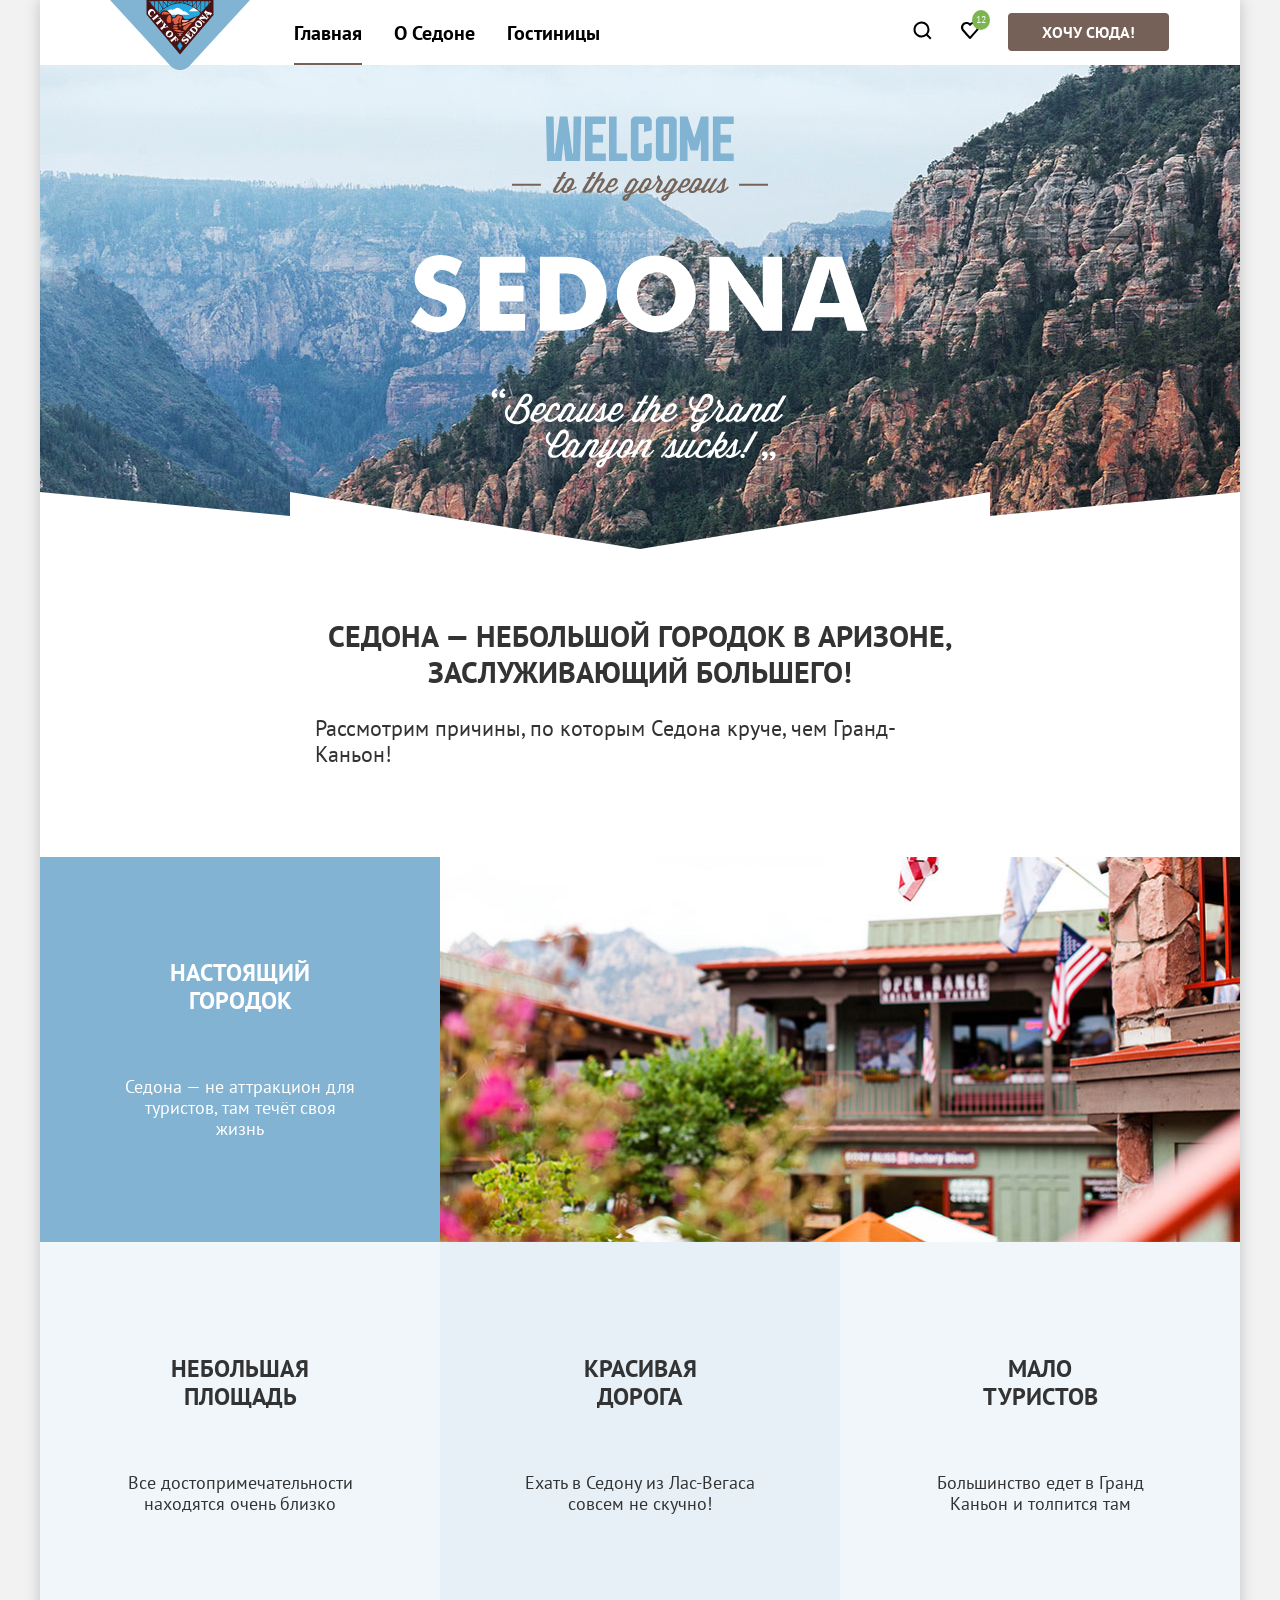
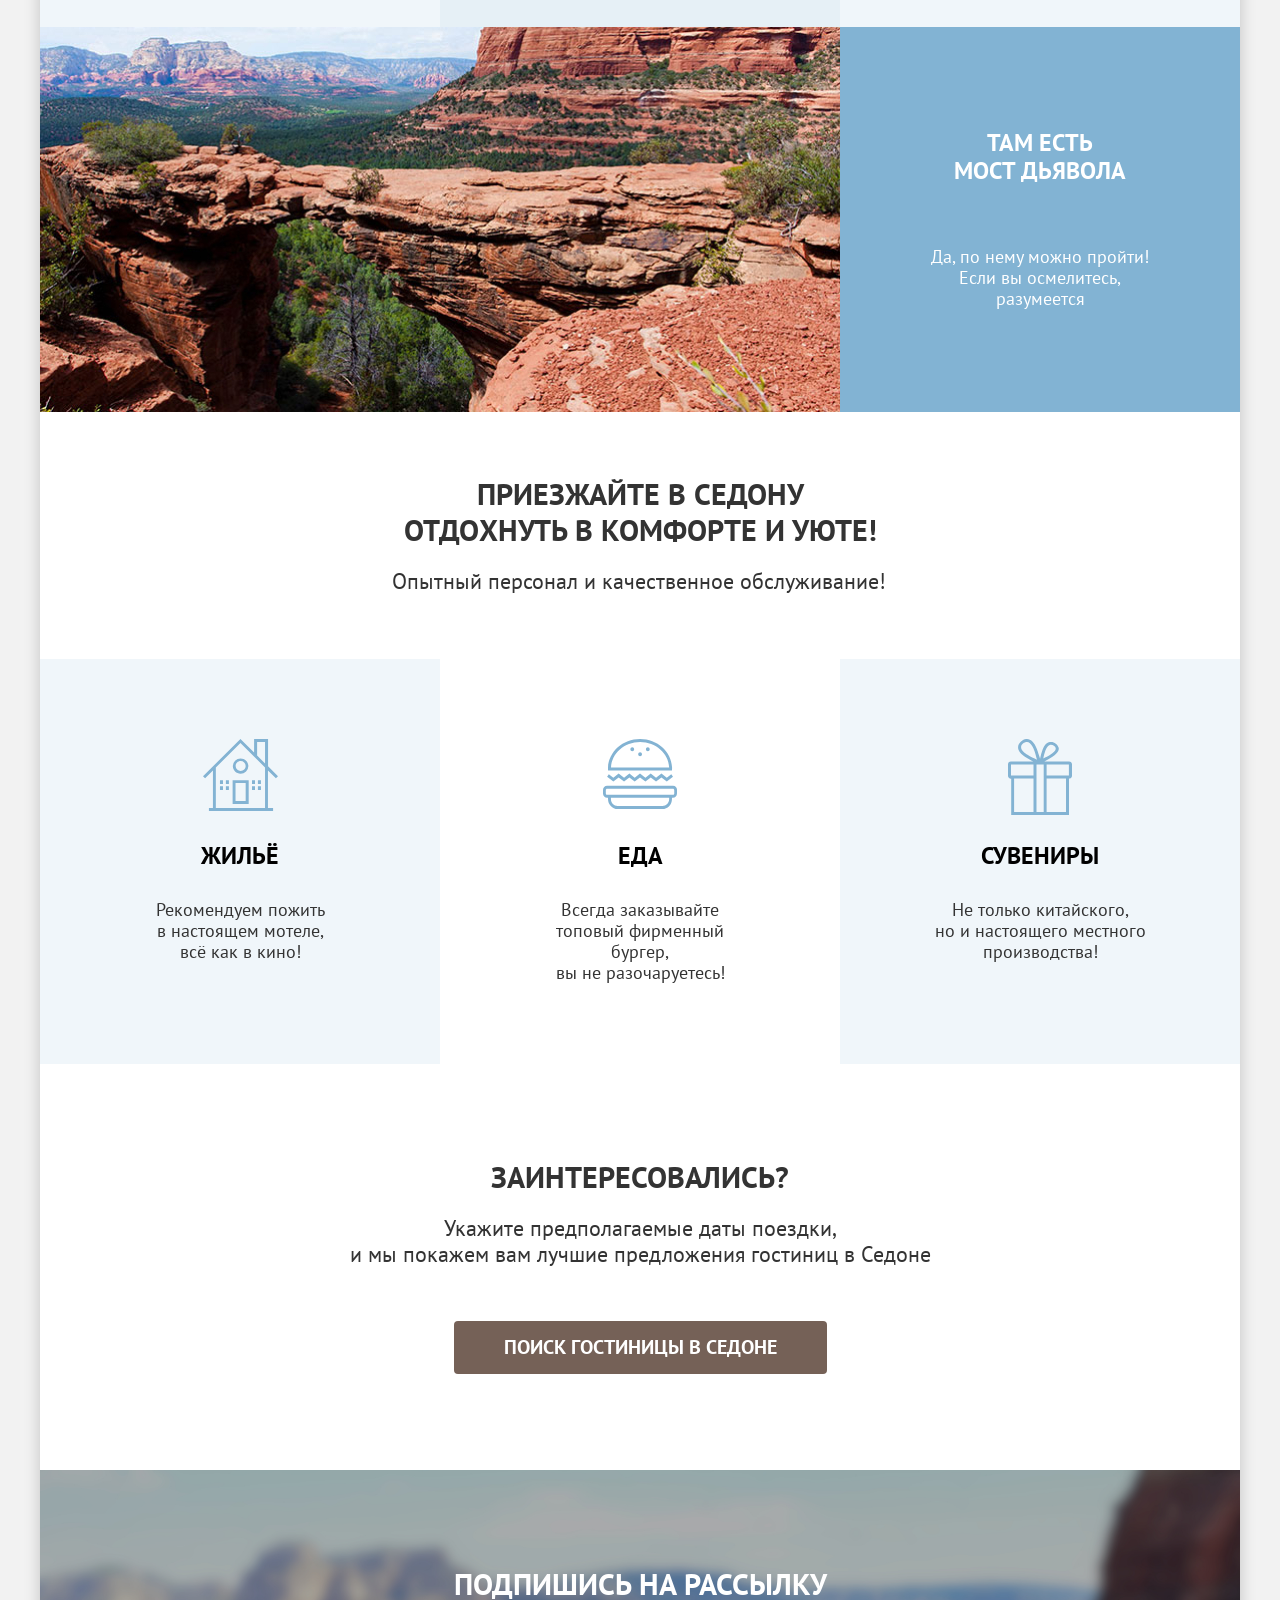
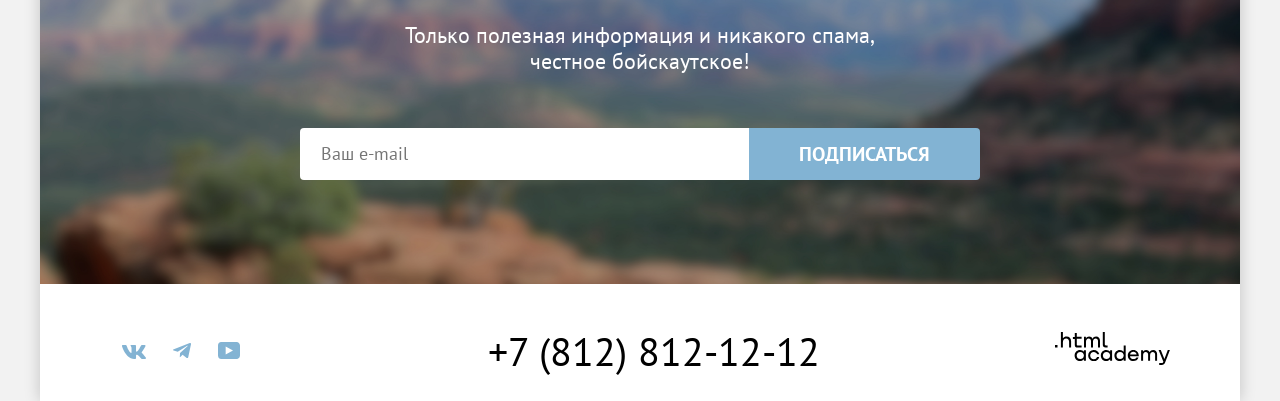
<file: index.html>
<!DOCTYPE html>
<html lang="ru">
  <head>
    <meta charset="utf-8">
    <title>HTML Academy: Седона</title>
    <link rel="stylesheet" href="styles/style.css">
  </head>
  <body>
    <div class="container">
    <header class="header" data-test="header">
      <a href="index.html" class="logo-link">
        <img class="logo-img" src="images/logo.svg" alt="Логотип Седона" width="140" height="70">
      </a>
      <nav class="navigation">
        <ul class="navigation-list navigation-list-left list-reset">
          <li class="navigation-item">
            <a href="index.html" class="navigation-link navigation-current">Главная</a>
          </li>
          <li class="navigation-item">
            <a href="#" class="navigation-link">О Седоне</a>
          </li>
          <li class="navigation-item">
            <a href="catalog.html" class="navigation-link">Гостиницы</a>
          </li>
        </ul>

        <ul class="navigation-list navigation-list-right list-reset">
          <li class="navigation-item">
            <a href="#" class="navigation-search">
              <span class="visually-hidden">Поиск</span>
              <svg xmlns="http://www.w3.org/2000/svg" width="20" height="20" fill="none" viewBox="0 0 20 20">
                <path fill="#000" d="m19.5 18-3.7-3.67c1-1.3 1.7-2.98 1.7-4.87a8 8 0 0 0-8-7.96c-4.4 0-8 3.68-8 8.06a8 8 0 0 0 12.9 6.26l3.7 3.68zm-10-2.48a6 6 0 0 1-6-5.96 6 6 0 0 1 12 0 6 6 0 0 1-6 5.96"/>
              </svg>
            </a>
          </li>
          <li class="navigation-item">
            <a href="#" class="navigation-favorites">
              <span class="visually-hidden">Избранное</span>
              <span class="count">12</span>
              <svg xmlns="http://www.w3.org/2000/svg" width="20" height="20" fill="none" viewBox="0 0 20 20">
                <path fill="#000" d="M9.9 19a.9.9 0 0 1-.8-.4c-5.4-6.1-6.7-7.5-7-7.9A5.4 5.4 0 0 1 6.5 2C7.8 2 9 2.5 10 3.3a5.46 5.46 0 0 1 9 4.1c0 1.3-.5 2.5-1.3 3.4l-7 7.9c-.2.2-.4.3-.8.3m-6-9.5c.3.4 3.5 4 6.1 6.9l6.2-7c.5-.5.7-1.2.7-2 0-1.8-1.5-3.3-3.3-3.3-1 0-2 .5-2.7 1.3-.3.3-.6.4-.9.4s-.6-.2-.8-.4c-.7-.8-1.7-1.3-2.7-1.3-1.8 0-3.3 1.5-3.3 3.3-.1.9.3 1.6.7 2.1q-.15 0 0 0"/>
              </svg>
            </a>
          </li>
          <li class="navigation-item">
            <a href="#" class="navigation-button button">Хочу сюда!</a>
          </li>
        </ul>
      </nav>
    </header>
    <main class="main-container" data-test="main">
      <section class="section-hero" data-test="hero">
        <h1 class="visually-hidden title-reset">Седона</h1>
        <img class="hero-img" src="images/welcome.svg" alt="Седона" width="458" height="352">
      </section>
      <section class="section-advantages" data-test="advantages">
        <div class="advantages-container">
          <h2 class="advantages-title title title-reset">Седона — небольшой городок в Аризоне, заслуживающий большего!</h2>
          <p class="advantages-text text-reset">Рассмотрим причины, по которым Седона круче, чем Гранд-Каньон!</p>
        </div>
        <ul class="advantages-list list-reset">
          <li class="advantages-item advantages-item-img">
            <div class="advantages-item-container">
            <h3 class="advantages-list-title title-reset">Настоящий городок</h3>
            <p class="advantages-list-text text-reset">Седона — не аттракцион для туристов, там течёт своя жизнь</p>
            </div>
            <img class="advantages-list-img" src="images/advantages-1.jpg" alt="Улицы Седоны" width="800" height="385">
          </li>
          <li class="advantages-item advantages-item-center">
            <h3 class="advantages-list-title title-reset">Небольшая площадь</h3>
            <p class="advantages-list-text text-reset">Все достопримечательности находятся очень близко</p>
          </li>
          <li class="advantages-item advantages-item-center">
            <h3 class="advantages-list-title title-reset">Красивая дорога</h3>
            <p class="advantages-list-text text-reset">Ехать в Седону из Лас-Вегаса совсем не скучно!</p>
          </li>
          <li class="advantages-item advantages-item-center">
            <h3 class="advantages-list-title title-reset">Мало туристов</h3>
            <p class="advantages-list-text text-reset">Большинство едет в Гранд Каньон и толпится там</p>
          </li>
          <li class="advantages-item advantages-item-img">
            <img class="advantages-list-img" src="images/advantages-2.jpg" alt="Мост Дьявола в Седоне" width="800" height="385">
            <div class="advantages-item-container">
            <h3 class="advantages-list-title title-reset">Там есть<br>мост Дьявола</h3>
            <p class="advantages-list-text text-reset">Да, по нему можно пройти! Если вы осмелитесь, разумеется</p>
            </div>
          </li>
        </ul>
      </section>
      <section class="section-about" data-test="search">
        <div class="about-container">
        <h2 class="section-about-title title title-reset">Приезжайте в Седону отдохнуть в комфорте и уюте!</h2>
        <p class="section-about-text text-reset">Опытный персонал и качественное обслуживание!</p>
        </div>
        <ul class="about-list list-reset">
          <li class="about-item about-item-house">
            <h3 class="about-title title-reset">Жильё</h3>
            <p class="about-text text-reset">Рекомендуем пожить<br> в настоящем мотеле,<br> всё как в кино!</p>
          </li>
          <li class="about-item about-item-burger">
            <h3 class="about-title title-reset">Еда</h3>
            <p class="about-text text-reset">Всегда заказывайте<br> топовый фирменный бургер,<br> вы не разочаруетесь!</p>
          </li>
          <li class="about-item about-item-gift">
            <h3 class="about-title title-reset">Сувениры</h3>
            <p class="about-text text-reset">Не только китайского,<br> но и настоящего местного<br> производства!</p>
          </li>
        </ul>
      </section>
      <section class="section-booking" data-test="subscribe">
        <h2 class="booking-title title title-reset">Заинтересовались?</h2>
        <p class="booking-text text-reset">Укажите предполагаемые даты поездки,<br> и мы покажем вам лучшие предложения гостиниц в Седоне</p>
        <button class="booking-button button" type="button">Поиск гостиницы в Седоне</button>
      </section>
      <section class="subscription">
        <div class="subscription-container">
        <h2 class="subscription-title title title-reset">Подпишись на рассылку</h2>
        <p class="subscription-text text-reset">Только полезная информация и никакого спама, честное бойскаутское!</p>
        <form action="https://echo.htmlacademy.ru/" class="subscription-form" method="post">
          <label for="subscription-email" class="visually-hidden">Введите E-mail</label>
          <input class="subscription-form-input" id="subscription-email" name="subscription-email" type="email" required placeholder="Ваш e-mail">
          <button class="subscription-form-button" type="submit">Подписаться</button>
        </form>
        </div>
      </section>
    </main>
    <footer class="footer" data-test="footer">
      <ul class="social-list list-reset">
        <li class="social-item">
          <a href="https://vk.com/htmlacademy" class="social-link">
            <span class="visually-hidden">Вконтакте</span>
            <svg xmlns="http://www.w3.org/2000/svg" width="24" height="14" fill="none" viewBox="0 0 24 14">
              <path fill="#83b3d3" fill-rule="evenodd" d="M23.45.95c.17-.55 0-.95-.8-.95h-2.62c-.67 0-.98.35-1.14.73 0 0-1.34 3.2-3.23 5.27-.61.6-.89.8-1.22.8-.17 0-.42-.2-.42-.74V.95c0-.66-.18-.95-.74-.95H9.15c-.42 0-.67.3-.67.6 0 .61.95.76 1.05 2.5v3.8c0 .84-.16.99-.5.99-.88 0-3.05-3.21-4.33-6.89-.25-.71-.5-1-1.17-1H.9C.15 0 0 .35 0 .73c0 .68.89 4.07 4.14 8.55C6.32 12.34 9.38 14 12.16 14c1.67 0 1.88-.37 1.88-1v-2.32c0-.73.16-.88.69-.88.38 0 1.05.2 2.61 1.67C19.11 13.22 19.4 14 20.41 14h2.62c.75 0 1.13-.37.91-1.1-.24-.72-1.09-1.77-2.21-3.02-.62-.7-1.53-1.47-1.81-1.86-.4-.49-.28-.7 0-1.14 0 0 3.2-4.43 3.53-5.93" clip-rule="evenodd"/>
            </svg>
          </a>
        </li>
        <li class="social-item">
          <a href="https://t.me/htmlacademy" class="social-link">
            <span class="visually-hidden">Телеграм</span>
            <svg xmlns="http://www.w3.org/2000/svg" width="18" height="16" fill="none" viewBox="0 0 18 16">
              <path fill="#83b3d3" d="M16.79.1.84 6.25c-1.09.43-1.08 1.04-.2 1.31l4.1 1.28 9.47-5.98c.44-.27.85-.12.52.18L7.05 9.96l-.28 4.22c.41 0 .6-.19.83-.41l1.99-1.93 4.13 3.05c.77.42 1.31.2 1.5-.7l2.72-12.8c.28-1.12-.43-1.62-1.16-1.3"/>
            </svg>
          </a>
        </li>
        <li class="social-item">
          <a href="https://www.youtube.com/user/htmlacademyru" class="social-link">
            <span class="visually-hidden">Youtube</span>
            <svg xmlns="http://www.w3.org/2000/svg" width="22" height="17" fill="none" viewBox="0 0 22 17">
              <path fill="#83b3d3" d="M18.6 0H3.18C1.31 0 0 1.6 0 3.4v10.1C0 15.4 1.31 17 3.17 17h15.66c1.64 0 3.17-1.6 3.17-3.4V3.4C21.78 1.6 20.47 0 18.6 0M7.67 12.54V4.46L15 8.5z"/>
            </svg>
          </a>
        </li>
      </ul>
      <a href="tel:+78128121212" class="contact-phone">+7 (812) 812-12-12</a>
      <a href="#" class="logo-htmlacademy">
        <span class="visually-hidden">Логотип HTML Academy</span>
        <svg xmlns="http://www.w3.org/2000/svg" width="115" height="33" fill="none" viewBox="0 0 115 33">
          <path fill="#000" d="M0 12.9v2.6h2.5v-2.6zM11.6 4.5c-1.6 0-2.8.7-3.6 1.7h-.1V0h-2v15.5h2v-5.3c0-2.1 1.3-3.6 3.3-3.6 1.8 0 2.9 1.4 2.9 3.2v5.7h2V9.4c.1-3-1.8-4.9-4.5-4.9M26.6 4.8h-4.8V1.1h-2v3.8h-1.9v2h1.9v6c0 1.7 1 2.7 2.7 2.7h4.1v-2h-3.7c-.7 0-1.1-.4-1.1-1.1V6.8h4.8zM41.1 4.6c-1.6 0-2.9.8-3.5 2.1h-.1c-.6-1.2-1.8-2.1-3.4-2.1-1.4 0-2.5.8-3.1 1.8h-.1V4.8H29v10.6h2V10c0-2 1-3.5 2.6-3.5 1.5 0 2.4 1 2.4 2.6v6.3h2V9.8c0-2.4 1.4-3.3 2.6-3.3 1.5 0 2.4 1 2.4 2.6v6.3h2V8.9c.1-2.5-1.4-4.3-3.9-4.3M47.8 12.7c0 1.7 1 2.7 2.8 2.7h2v-2h-1.7c-.7 0-1.1-.4-1.1-1.1V0h-2zM28.9 19.7c-.9-1.1-2.2-1.8-3.9-1.8-3.1 0-5.4 2.3-5.4 5.6s2.3 5.6 5.4 5.6c1.8 0 3-.8 3.8-1.9h.1v1.6h2V18.2h-2zm-3.6 7.4c-2.2 0-3.6-1.6-3.6-3.6s1.4-3.6 3.6-3.6 3.6 1.6 3.6 3.6c0 1.9-1.4 3.6-3.6 3.6M44.2 22c-.5-2.4-2.6-4.1-5.4-4.1a5.4 5.4 0 0 0-5.6 5.6c0 3.1 2.2 5.6 5.6 5.6 2.8 0 4.9-1.8 5.4-4.2h-2.1a3.4 3.4 0 0 1-3.3 2.3c-2.2 0-3.6-1.6-3.6-3.6s1.4-3.6 3.6-3.6c1.6 0 2.8 1 3.3 2.2h2.1zM55.1 19.7c-.9-1.1-2.2-1.8-3.9-1.8-3.1 0-5.4 2.3-5.4 5.6s2.3 5.6 5.4 5.6c1.8 0 3-.8 3.8-1.9h.1v1.6h2V18.2h-2zm-3.6 7.4c-2.2 0-3.6-1.6-3.6-3.6s1.4-3.6 3.6-3.6 3.6 1.6 3.6 3.6c0 1.9-1.5 3.6-3.6 3.6M68.7 19.8c-.9-1.1-2.2-1.9-3.9-1.9-3.1 0-5.4 2.3-5.4 5.6s2.2 5.6 5.4 5.6c1.7 0 3-.8 3.8-1.8h.1v1.5h2V13.4h-2zm-3.6 7.3c-2.2 0-3.6-1.6-3.6-3.6s1.4-3.6 3.6-3.6 3.6 1.6 3.6 3.6c-.1 2-1.5 3.6-3.6 3.6M78.3 17.9c-3.3 0-5.5 2.5-5.5 5.6 0 3 2.1 5.6 5.5 5.6 2.5 0 4.5-1.3 5.2-3.6h-2.1c-.5 1-1.6 1.6-3 1.6-1.9 0-3.3-1.3-3.4-2.9h8.8c.2-3.6-2-6.3-5.5-6.3m0 1.9c1.7 0 3 1 3.3 2.6h-6.5c.3-1.5 1.5-2.6 3.2-2.6M98.2 17.9c-1.6 0-2.9.8-3.6 2h-.1c-.6-1.2-1.8-2-3.4-2-1.4 0-2.5.7-3.1 1.8v-1.5h-1.9v10.6h2v-5.4c0-2 1-3.4 2.6-3.5 1.5 0 2.4 1 2.4 2.6v6.3h2v-5.6c0-2.4 1.4-3.3 2.6-3.3 1.5 0 2.4 1 2.4 2.6v6.3h2v-6.5c.1-2.6-1.4-4.4-3.9-4.4M109.4 27l-3.6-8.9h-2.2l4.8 11.6c-.3.9-.7 1.2-1.7 1.2h-2.5v2h2.5c1.8 0 2.8-.8 3.5-2.6l4.7-12.2h-2.1z"/>
        </svg>
      </a>
    </footer>
  </div>
  </body>
</html>
</file>
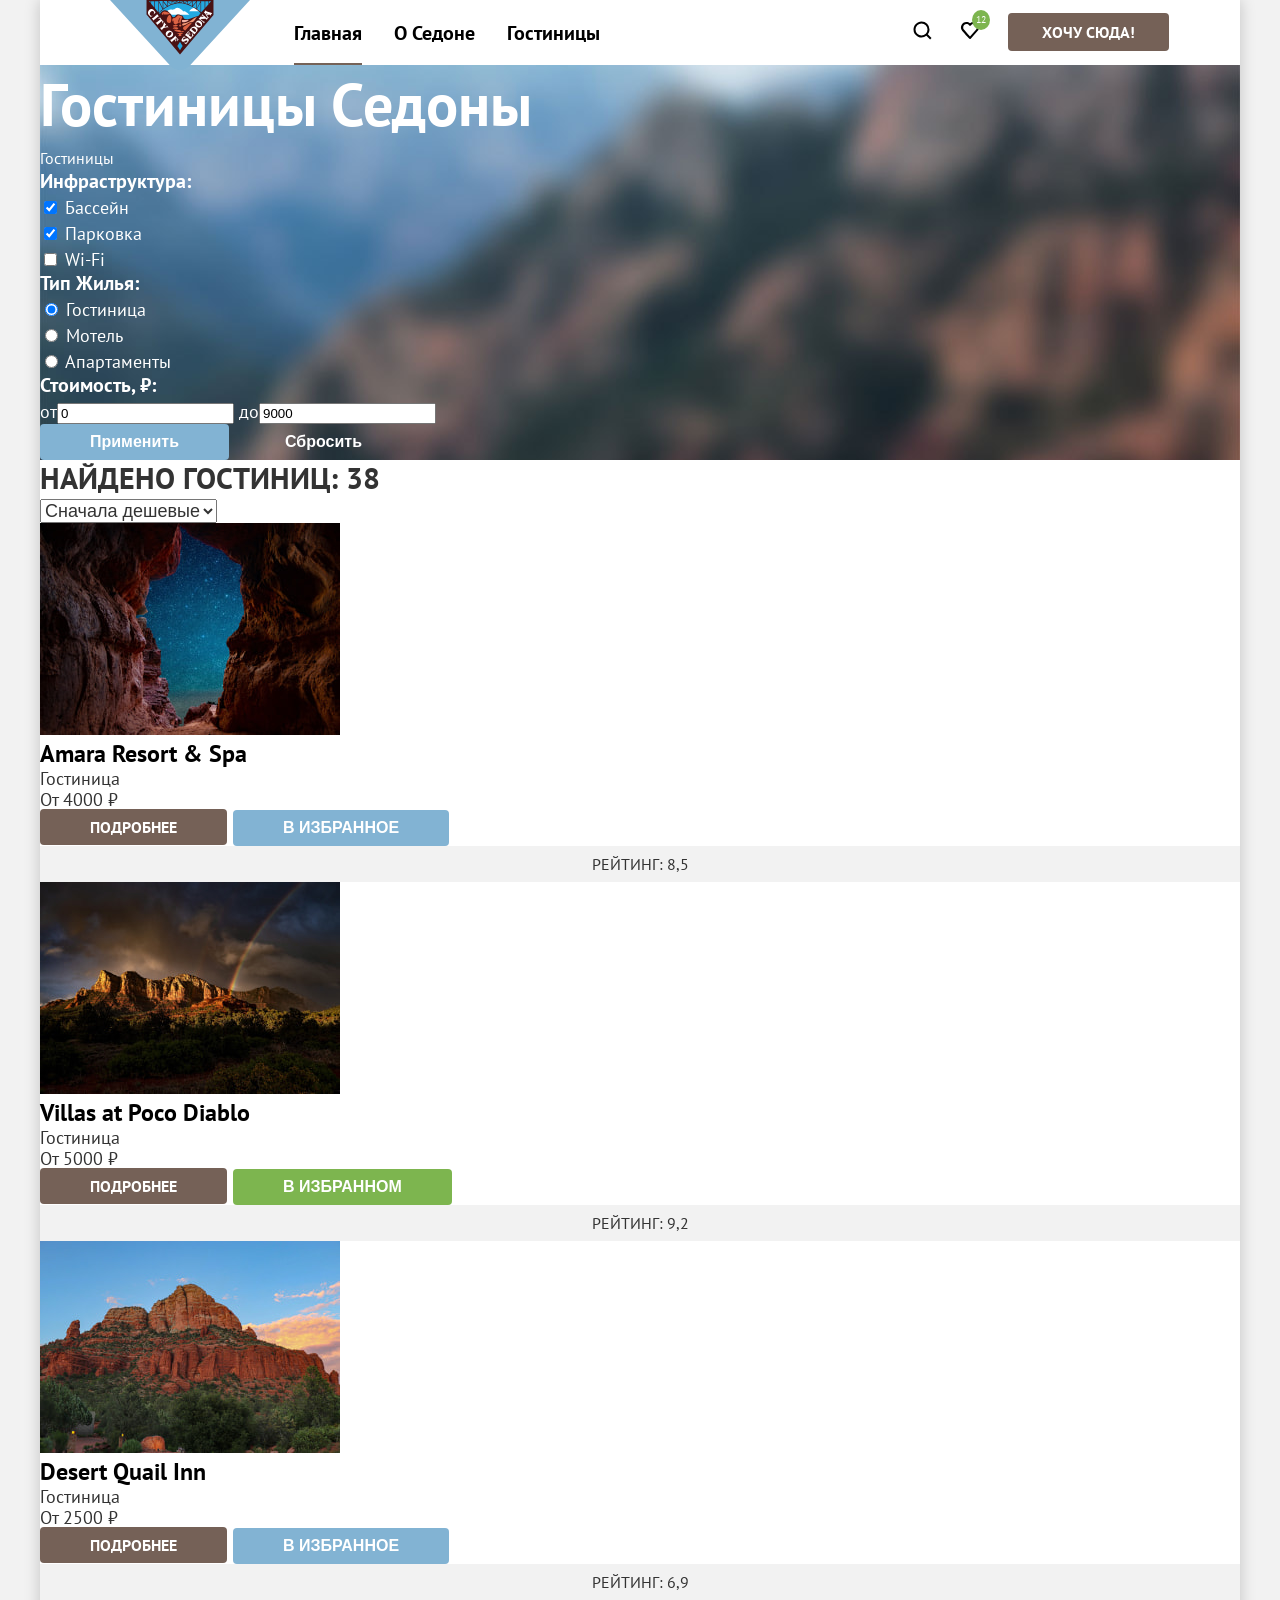
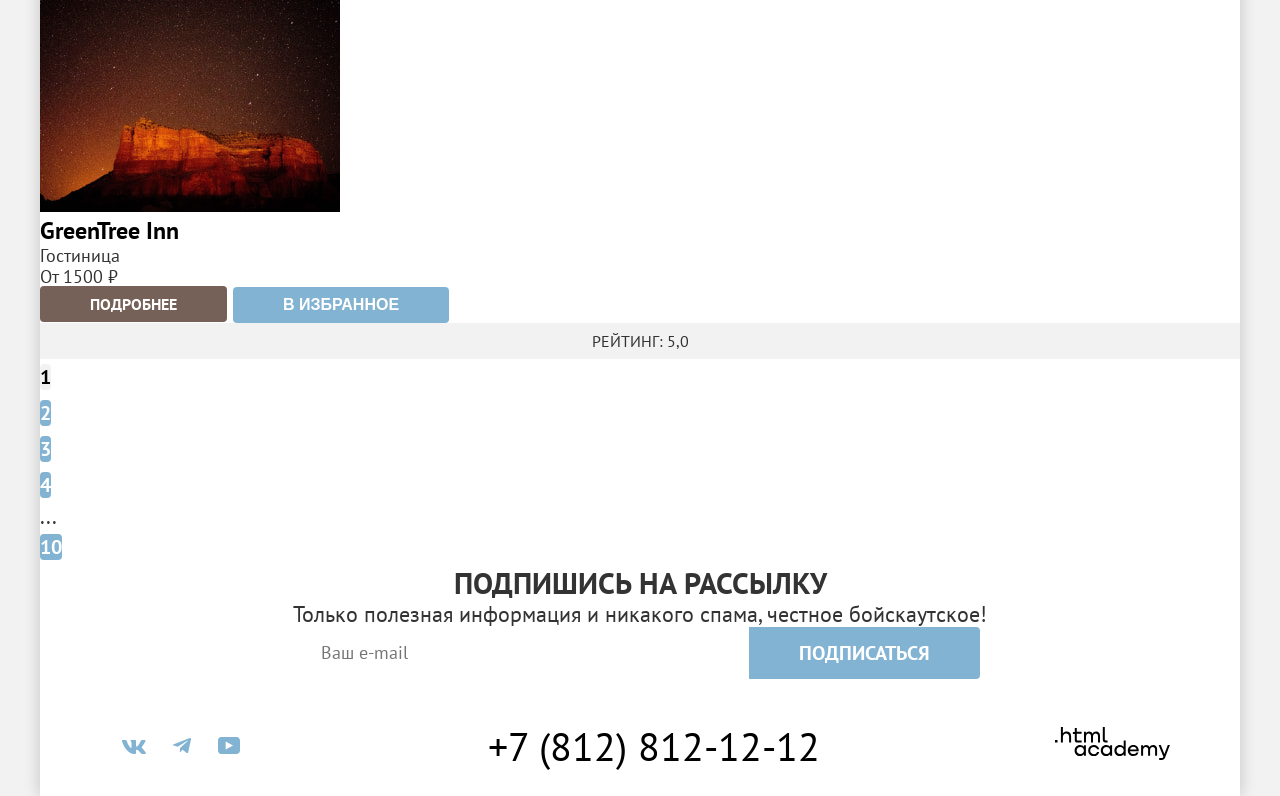
<file: catalog.html>
<!DOCTYPE html>
<html lang="ru">
<head>
  <meta charset="UTF-8">
  <meta name="viewport" content="width=device-width, initial-scale=1.0">
  <title>HTML Academy: Седона</title>
  <link rel="stylesheet" href="styles/style.css">
</head>
<body>
  <div class="container">
  <header class="header" data-test="header">
      <a href="index.html" class="logo-link">
        <img class="logo-img" src="images/logo.svg" alt="Логотип Седона" width="140" height="70">
      </a>
      <nav class="navigation">
        <ul class="navigation-list navigation-list-left list-reset">
          <li class="navigation-item">
            <a href="index.html" class="navigation-link navigation-current">Главная</a>
          </li>
          <li class="navigation-item">
            <a href="#" class="navigation-link">О Седоне</a>
          </li>
          <li class="navigation-item">
            <a href="catalog.html" class="navigation-link">Гостиницы</a>
          </li>
        </ul>

        <ul class="navigation-list navigation-list-right list-reset">
          <li class="navigation-item">
            <a href="#" class="navigation-search">
              <span class="visually-hidden">Поиск</span>
              <svg xmlns="http://www.w3.org/2000/svg" width="20" height="20" fill="none" viewBox="0 0 20 20">
                <path fill="#000" d="m19.5 18-3.7-3.67c1-1.3 1.7-2.98 1.7-4.87a8 8 0 0 0-8-7.96c-4.4 0-8 3.68-8 8.06a8 8 0 0 0 12.9 6.26l3.7 3.68zm-10-2.48a6 6 0 0 1-6-5.96 6 6 0 0 1 12 0 6 6 0 0 1-6 5.96"/>
              </svg>
            </a>
          </li>
          <li class="navigation-item">
            <a href="#" class="navigation-favorites">
              <span class="visually-hidden">Избранное</span>
              <span class="count">12</span>
              <svg xmlns="http://www.w3.org/2000/svg" width="20" height="20" fill="none" viewBox="0 0 20 20">
                <path fill="#000" d="M9.9 19a.9.9 0 0 1-.8-.4c-5.4-6.1-6.7-7.5-7-7.9A5.4 5.4 0 0 1 6.5 2C7.8 2 9 2.5 10 3.3a5.46 5.46 0 0 1 9 4.1c0 1.3-.5 2.5-1.3 3.4l-7 7.9c-.2.2-.4.3-.8.3m-6-9.5c.3.4 3.5 4 6.1 6.9l6.2-7c.5-.5.7-1.2.7-2 0-1.8-1.5-3.3-3.3-3.3-1 0-2 .5-2.7 1.3-.3.3-.6.4-.9.4s-.6-.2-.8-.4c-.7-.8-1.7-1.3-2.7-1.3-1.8 0-3.3 1.5-3.3 3.3-.1.9.3 1.6.7 2.1q-.15 0 0 0"/>
              </svg>
            </a>
          </li>
          <li class="navigation-item">
            <a href="#" class="navigation-button button">Хочу сюда!</a>
          </li>
        </ul>
      </nav>
    </header>

    <main class="main-container" data-test="main">
      <header class="header-inner" data-test="filter">
        <h1 class="header-inner-title title-reset">Гостиницы Седоны</h1>
        <ul class="breadcrumbs list-reset">
          <li class="breadcrumbs-item">
            <a href="index.html" class="breadcrumbs-link">
            <span class="visually-hidden">Главная</span>
          </a>
          </li>
          <li class="breadcrumbs-item">
            <a class="breadcrumbs-link">Гостиницы</a>
          </li>
        </ul>
      <form action="https://echo.htmlacademy.ru/" class="catalog-filter" method="get">
          <fieldset class="filter-group">
          <legend class="filter-title">Инфраструктура:</legend>
          <ul class="filter-list list-reset">
            <li class="filter-item">
              <label class="control">
                <input class="control-input" type="checkbox" name="Pool" checked>
                Бассейн
              </label>
            </li>
            <li class="filter-item">
              <label class="control">
                <input class="control-input" type="checkbox" name="Parking" checked>
                Парковка
              </label>
            </li>
            <li class="filter-item">
              <label class="control">
                <input class="control-input" type="checkbox" name="Wi-Fi">
                Wi-Fi
              </label>
            </li>
          </ul>
        </fieldset>
        <fieldset class="filter-group">
          <legend class="filter-title">Тип Жилья:</legend>
          <ul class="filter-list list-reset">
            <li class="filter-item">
              <label class="control">
                <input class="control-input" type="radio" name="Hotel" value="Hotel" checked>
                Гостиница
              </label>
            </li>
            <li class="filter-item">
              <label class="control">
                <input class="control-input" type="radio" name="Motel" value="Motel">
                Мотель
              </label>
            </li>
            <li class="filter-item">
              <label class="control">
                <input class="control-input" type="radio" name="Apartments" value="Apartments">
                Апартаменты
              </label>
            </li>
          </ul>
        </fieldset>
        <fieldset class="filter-group">
          <legend class="filter-title">Стоимость, ₽:</legend>
          <label class="control">
            от<input type="number" name="from" value="0">
          </label>
          <label class="control">
            до<input type="number" name="to" value="9000">
          </label>
        </fieldset>
        <button class="filter-button button-submit" type="submit">Применить</button>
        <button class="filter-button button-reset" type="reset">Сбросить</button>
        </form>
      </header>
      <section class="section-hotels" data-test="catalog">
        <h2 class="visually-hidden title-reset">Каталог гостиниц</h2>
        <p class="hotels-text text-reset">Найдено гостиниц: 38</p>
        <select class="select-control" aria-label="Сортировка">
          <option value="cheap">Сначала дешевые</option>
          <option value="expensive">Сначала дорогие</option>
        </select>
        <a class="hotels-button" href="catalog.html?view=tile">
          <span class="visually-hidden">Показать карточки</span>
        </a>
        <a class="hotels-button" href="catalog.html?view=card">
          <span class="visually-hidden">Показать карточку</span>
        </a>
        <a class="hotels-button" href="catalog.html?view=list">
          <span class="visually-hidden">Показать список</span>
        </a>
        <ul class="hotels-cards list-reset">
          <li class="cards-item">
            <img class="card-img" src="images/hotel-1.jpg" alt="Вид на звездное небо из скального проема" width="300" height="212">
            <h3 class="cards-title title-reset">Amara Resort & Spa</h3>
            <p class="card-control text-reset">Гостиница</p>
            <p class="card-price text-reset">От 4000 ₽</p>
            <a href="#" class="card-button">Подробнее</a>
            <button class="card-favorite" type="submit">В избранное</button>
            <span class="card-stars"></span>
            <p class="card-rating text-reset">Рейтинг: 8,5</p>
          </li>
          <li class="cards-item">
            <img class="card-img" src="images/hotel-2.jpg" alt="Красные скалы и радуга в вечернем свете" width="300" height="212">
            <h3 class="cards-title title-reset">Villas at Poco Diablo</h3>
            <p class="card-control text-reset">Гостиница</p>
            <p class="card-price text-reset">От 5000 ₽</p>
            <a href="#" class="card-button">Подробнее</a>
            <button class="card-favorite card-current" type="submit">В избранном</button>
            <span class="card-stars"></span>
            <p class="card-rating text-reset">Рейтинг: 9,2</p>
          </li>
          <li class="cards-item">
            <img class="card-img" src="images/hotel-3.jpg" alt="Красные горы в пустыне на закате" width="300" height="212">
            <h3 class="cards-title title-reset">Desert Quail Inn</h3>
            <p class="card-control text-reset">Гостиница</p>
            <p class="card-price text-reset">От 2500 ₽</p>
            <a href="#" class="card-button">Подробнее</a>
            <button class="card-favorite" type="submit">В избранное</button>
            <span class="card-stars"></span>
            <p class="card-rating text-reset">Рейтинг: 6,9</p>
          </li>
          <li class="cards-item">
            <img class="card-img" src="images/hotel-4.jpg" alt="Скала на фоне ночного звездного неба" width="300" height="212">
            <h3 class="cards-title title-reset">GreenTree Inn</h3>
            <p class="card-control text-reset">Гостиница</p>
            <p class="card-price text-reset">От 1500 ₽</p>
            <a href="#" class="card-button">Подробнее</a>
            <button class="card-favorite" type="submit">В избранное</button>
            <span class="card-stars"></span>
            <p class="card-rating text-reset">Рейтинг: 5,0</p>
          </li>
        </ul>
        <ul class="pagination list-reset">
          <li class="pagination-item">
            <a class="pagination-link pagination-current">1</a>
          </li>
          <li class="pagination-item">
            <a href="#" class="pagination-link">2</a>
          </li>
          <li class="pagination-item">
            <a href="#" class="pagination-link">3</a>
          </li>
          <li class="pagination-item">
            <a href="#" class="pagination-link">4</a>
          </li>
          <li class="pagination-item">
            <span class="pagination-dots">...</span>
          </li>
          <li class="pagination-item">
            <a href="#" class="pagination-link">10</a>
          </li>
        </ul>
      </section>
      <section class="subscription-catalog">
        <h2 class="subscription-title-catalog title title-reset">Подпишись на рассылку</h2>
        <p class="subscription-text-catalog text-reset">Только полезная информация и никакого спама, честное бойскаутское!</p>
        <form action="https://echo.htmlacademy.ru/" class="subscription-form" method="post">
          <label for="subscription-email" class="visually-hidden">Введите E-mail</label>
          <input class="subscription-form-input" id="subscription-email" name="subscription-email" type="email" required placeholder="Ваш e-mail">
          <button class="subscription-form-button" type="submit">
            Подписаться
          </button>
        </form>
      </section>
    </main>

    <footer class="footer" data-test="footer">
      <ul class="social-list list-reset">
        <li class="social-item">
          <a href="https://vk.com/htmlacademy" class="social-link">
            <span class="visually-hidden">Вконтакте</span>
            <svg xmlns="http://www.w3.org/2000/svg" width="24" height="14" fill="none" viewBox="0 0 24 14">
              <path fill="#83b3d3" fill-rule="evenodd" d="M23.45.95c.17-.55 0-.95-.8-.95h-2.62c-.67 0-.98.35-1.14.73 0 0-1.34 3.2-3.23 5.27-.61.6-.89.8-1.22.8-.17 0-.42-.2-.42-.74V.95c0-.66-.18-.95-.74-.95H9.15c-.42 0-.67.3-.67.6 0 .61.95.76 1.05 2.5v3.8c0 .84-.16.99-.5.99-.88 0-3.05-3.21-4.33-6.89-.25-.71-.5-1-1.17-1H.9C.15 0 0 .35 0 .73c0 .68.89 4.07 4.14 8.55C6.32 12.34 9.38 14 12.16 14c1.67 0 1.88-.37 1.88-1v-2.32c0-.73.16-.88.69-.88.38 0 1.05.2 2.61 1.67C19.11 13.22 19.4 14 20.41 14h2.62c.75 0 1.13-.37.91-1.1-.24-.72-1.09-1.77-2.21-3.02-.62-.7-1.53-1.47-1.81-1.86-.4-.49-.28-.7 0-1.14 0 0 3.2-4.43 3.53-5.93" clip-rule="evenodd"/>
            </svg>
          </a>
        </li>
        <li class="social-item">
          <a href="https://t.me/htmlacademy" class="social-link">
            <span class="visually-hidden">Телеграм</span>
            <svg xmlns="http://www.w3.org/2000/svg" width="18" height="16" fill="none" viewBox="0 0 18 16">
              <path fill="#83b3d3" d="M16.79.1.84 6.25c-1.09.43-1.08 1.04-.2 1.31l4.1 1.28 9.47-5.98c.44-.27.85-.12.52.18L7.05 9.96l-.28 4.22c.41 0 .6-.19.83-.41l1.99-1.93 4.13 3.05c.77.42 1.31.2 1.5-.7l2.72-12.8c.28-1.12-.43-1.62-1.16-1.3"/>
            </svg>
          </a>
        </li>
        <li class="social-item">
          <a href="https://www.youtube.com/user/htmlacademyru" class="social-link">
            <span class="visually-hidden">Youtube</span>
            <svg xmlns="http://www.w3.org/2000/svg" width="22" height="17" fill="none" viewBox="0 0 22 17">
              <path fill="#83b3d3" d="M18.6 0H3.18C1.31 0 0 1.6 0 3.4v10.1C0 15.4 1.31 17 3.17 17h15.66c1.64 0 3.17-1.6 3.17-3.4V3.4C21.78 1.6 20.47 0 18.6 0M7.67 12.54V4.46L15 8.5z"/>
            </svg>
          </a>
        </li>
      </ul>
      <a href="tel:+78128121212" class="contact-phone">+7 (812) 812-12-12</a>
      <a href="#" class="logo-htmlacademy">
        <span class="visually-hidden">Логотип HTML Academy</span>
        <svg xmlns="http://www.w3.org/2000/svg" width="115" height="33" fill="none" viewBox="0 0 115 33">
          <path fill="#000" d="M0 12.9v2.6h2.5v-2.6zM11.6 4.5c-1.6 0-2.8.7-3.6 1.7h-.1V0h-2v15.5h2v-5.3c0-2.1 1.3-3.6 3.3-3.6 1.8 0 2.9 1.4 2.9 3.2v5.7h2V9.4c.1-3-1.8-4.9-4.5-4.9M26.6 4.8h-4.8V1.1h-2v3.8h-1.9v2h1.9v6c0 1.7 1 2.7 2.7 2.7h4.1v-2h-3.7c-.7 0-1.1-.4-1.1-1.1V6.8h4.8zM41.1 4.6c-1.6 0-2.9.8-3.5 2.1h-.1c-.6-1.2-1.8-2.1-3.4-2.1-1.4 0-2.5.8-3.1 1.8h-.1V4.8H29v10.6h2V10c0-2 1-3.5 2.6-3.5 1.5 0 2.4 1 2.4 2.6v6.3h2V9.8c0-2.4 1.4-3.3 2.6-3.3 1.5 0 2.4 1 2.4 2.6v6.3h2V8.9c.1-2.5-1.4-4.3-3.9-4.3M47.8 12.7c0 1.7 1 2.7 2.8 2.7h2v-2h-1.7c-.7 0-1.1-.4-1.1-1.1V0h-2zM28.9 19.7c-.9-1.1-2.2-1.8-3.9-1.8-3.1 0-5.4 2.3-5.4 5.6s2.3 5.6 5.4 5.6c1.8 0 3-.8 3.8-1.9h.1v1.6h2V18.2h-2zm-3.6 7.4c-2.2 0-3.6-1.6-3.6-3.6s1.4-3.6 3.6-3.6 3.6 1.6 3.6 3.6c0 1.9-1.4 3.6-3.6 3.6M44.2 22c-.5-2.4-2.6-4.1-5.4-4.1a5.4 5.4 0 0 0-5.6 5.6c0 3.1 2.2 5.6 5.6 5.6 2.8 0 4.9-1.8 5.4-4.2h-2.1a3.4 3.4 0 0 1-3.3 2.3c-2.2 0-3.6-1.6-3.6-3.6s1.4-3.6 3.6-3.6c1.6 0 2.8 1 3.3 2.2h2.1zM55.1 19.7c-.9-1.1-2.2-1.8-3.9-1.8-3.1 0-5.4 2.3-5.4 5.6s2.3 5.6 5.4 5.6c1.8 0 3-.8 3.8-1.9h.1v1.6h2V18.2h-2zm-3.6 7.4c-2.2 0-3.6-1.6-3.6-3.6s1.4-3.6 3.6-3.6 3.6 1.6 3.6 3.6c0 1.9-1.5 3.6-3.6 3.6M68.7 19.8c-.9-1.1-2.2-1.9-3.9-1.9-3.1 0-5.4 2.3-5.4 5.6s2.2 5.6 5.4 5.6c1.7 0 3-.8 3.8-1.8h.1v1.5h2V13.4h-2zm-3.6 7.3c-2.2 0-3.6-1.6-3.6-3.6s1.4-3.6 3.6-3.6 3.6 1.6 3.6 3.6c-.1 2-1.5 3.6-3.6 3.6M78.3 17.9c-3.3 0-5.5 2.5-5.5 5.6 0 3 2.1 5.6 5.5 5.6 2.5 0 4.5-1.3 5.2-3.6h-2.1c-.5 1-1.6 1.6-3 1.6-1.9 0-3.3-1.3-3.4-2.9h8.8c.2-3.6-2-6.3-5.5-6.3m0 1.9c1.7 0 3 1 3.3 2.6h-6.5c.3-1.5 1.5-2.6 3.2-2.6M98.2 17.9c-1.6 0-2.9.8-3.6 2h-.1c-.6-1.2-1.8-2-3.4-2-1.4 0-2.5.7-3.1 1.8v-1.5h-1.9v10.6h2v-5.4c0-2 1-3.4 2.6-3.5 1.5 0 2.4 1 2.4 2.6v6.3h2v-5.6c0-2.4 1.4-3.3 2.6-3.3 1.5 0 2.4 1 2.4 2.6v6.3h2v-6.5c.1-2.6-1.4-4.4-3.9-4.4M109.4 27l-3.6-8.9h-2.2l4.8 11.6c-.3.9-.7 1.2-1.7 1.2h-2.5v2h2.5c1.8 0 2.8-.8 3.5-2.6l4.7-12.2h-2.1z"/>
        </svg>
      </a>
    </footer>
    </div>
</body>
</html>
</file>
<file: styles/style.css>
@font-face {
  font-family: "PT Sans";
  font-style: normal;
  font-weight: 400;
  src: url("../fonts/ptsans-400.woff2") format("woff2");
  font-display: swap;
}

@font-face {
  font-family: "PT Sans";
  font-style: bold;
  font-weight: 700;
  src: url("../fonts/ptsans-700.woff2") format("woff2");
  font-display: swap;
}


body {
  margin: 0;
  font-family: "PT Sans", sans-serif;
  font-size: 22px;
  line-height: 26px;
  font-weight: 400;
  color: #333333;
  background-color: #f2f2f2;
}

.container {
  width: 1200px;
  margin: 0 auto;
  background-color: #ffffff;
  box-shadow: 0 0 15px 0 rgba(0, 0, 0, 0.2);
}

.visually-hidden {
  position: absolute;
  width: 1px;
  height: 1px;
  margin: -1px;
  padding: 0;
  overflow: hidden;
  clip: rect(0, 0, 0, 0);
  clip-path: inset(100%);
  white-space: nowrap;
  border: 0;
}

.list-reset {
  margin: 0;
  padding: 0;
  list-style: none;
}

.title-reset {
  margin: 0;
}

.text-reset {
  margin: 0;
}

.title {
  font-weight: 700;
  font-size: 30px;
  line-height: 36px;
  text-transform: uppercase;
}

/* Header */

.header {
  position: relative;
  display: flex;
  padding: 13px 71px 14px 254px;
}

.navigation {
  display: flex;
  align-items: center;
  flex-grow: 1;
  justify-content: space-between;
}

.navigation-list {
  display: flex;
  align-items: center;
}

.navigation-list-left {
  display: flex;
  flex-wrap: wrap;
  gap: 32px;
}

.navigation-list-right {
  display: flex;
  flex-wrap: wrap;
  gap: 28px;
}


.logo-img {
  position: absolute;
  top: 0;
  left: 70px;
}

.navigation-link {
  font-weight: 700;
  font-size: 20px;
  line-height: 24px;
  text-align: center;
  text-decoration: none;
  color: #000000;
  position: relative;
}

.navigation-current::after {
  content: "";
  position: absolute;
  right: 0;
  left: 0;
  bottom: -19px;
  height: 2px;
  background-color: #756257;
}



.navigation-button {
  display: inline-block;
  font-weight: 700;
  font-size: 16px;
  line-height: 20px;
  text-transform: uppercase;
  color: #FFFFFF;
  background-color: #756157;
  padding: 9px 34px;
  text-decoration: none;
  border-radius: 4px;
}

.navigation-favorites {
  position: relative;
  text-decoration: none;
}

.count {
  position: absolute;
  top: -8px;
  right: -10px;
  display: flex;
  align-items: center;
  justify-content: center;
  font-family: inherit;
  font-size: 10px;
  line-height: 10px;
  font-weight: 4000;
  color: #ffffff;
  background-color: #7db54f;
  padding: 0 4px;
  border-radius: 50%;
  max-width: 20px;
  height: 20px;
}

/* Hero */

.section-hero {
  background-color: #dce9f1;
  background-image: url("../images/hero-line.svg"), url("../images/hero-bg.jpg");
  background-position: left bottom, center top;
  background-repeat: no-repeat;
  background-size: 100% 57px, cover;
  padding: 51px 0 81px;
}

.hero-img {
  display: block;
  margin: 0 auto;
}

/* Advantages */

.advantages-container {
  margin: 0 auto;
  max-width: 651px;
  padding-top: 69px;
  padding-bottom: 90px;
}

.advantages-title {
  text-align: center;
  margin-bottom: 25px;
}

.advantages-list {
  display: flex;
  flex-wrap: wrap;
}

.advantages-item-img {
  display: flex;
  width: 100%;
  background-color: #82b3d3;
  color: #ffffff;
}

.advantages-item-container {
  box-sizing: border-box;
  max-width: 400px;
  min-height: 385px;
  padding: 102px 85px;
  display: flex;
  flex-direction: column;
  align-items: center;
  text-align: center;
}

.advantages-item-center {
  box-sizing: border-box;
  max-width: 400px;
  min-height: 385px;
  padding: 113px 85px;
  text-align: center;
  display: flex;
  flex-direction: column;
  align-items: center;
}

.advantages-item {
  background-color: rgba(131, 179, 211, 0.122);
}

.advantages-item:first-child,
.advantages-item:last-child {
  background-color: #82b3d3;
}

.advantages-item:nth-child(3) {
  background-color: rgba(131, 179, 211, 0.2);
}

.advantages-list-title {
  font-weight: 700;
  font-size: 24px;
  line-height: 28px;
  text-align: center;
  text-transform: uppercase;
  margin-bottom: 61px;
  max-width: 175px;
}

.advantages-list-text {
  font-weight: 400;
  font-size: 18px;
  line-height: 21px;
  text-align: center;
  color: #333333;
  max-width: 230px;
}

.advantages-item-img .advantages-list-text {
  color: #ffffff;
}

/* About */

.about-container {
  margin: 0 auto;
  padding-top: 64px;
  padding-bottom: 65px;
  max-width: 496px;
}

.about-list {
  display: flex;
  flex-wrap: wrap;
}

.about-item {
  box-sizing: border-box;
  width: 400px;
  min-height: 385px;
  text-align: center;
  display: flex;
  flex-direction: column;
  align-items: center;
  padding: 183px 85px 81px 85px;
}

.about-item-house {
  background-image: url("../images/house.svg");
  background-repeat: no-repeat;
  background-position: center 80px;
}

.about-item-burger {
  background-image: url("../images/food.svg");
  background-repeat: no-repeat;
  background-position: center 80px;
}

.about-item-gift {
  background-image: url("../images/gift.svg");
  background-repeat: no-repeat;
  background-position: center 80px;
}

.section-about-title {
  text-align: center;
  margin-bottom: 20px;
}

.about-title {
  font-weight: 700;
  font-size: 24px;
  line-height: 28px;
  text-transform: uppercase;
  color: #000000;
  text-align: center;
  margin-bottom: 29px;
}

.about-text {
  font-weight: 400;
  font-size: 18px;
  line-height: 21px;
  color: #333333;
}

.about-item {
  background-color: rgba(131, 179, 211, 0.122);
}

.about-item:nth-child(2) {
  background-color: #ffffff;
}

/* Booking */

.section-booking {
  padding-top: 95px;
  padding-bottom: 96px;
  text-align: center;
}

.booking-title {
  margin-bottom: 20px;
}

.booking-text {
  margin: 0 auto;
  margin-bottom: 54px;
}

.booking-button {
  font-family: inherit;
  font-weight: 700;
  font-size: 20px;
  line-height: 37px;
  text-transform: uppercase;
  color: #ffffff;
  background-color: #756157;
  padding: 8px 50px;
  border: none;
  border-radius: 4px;
}

/* Subscription */

.subscription {
  padding-top: 96px;
  padding-bottom: 104px;
}

.subscription-container {
  margin: 0 auto;
}

.subscription {
  text-align: center;
  background-image: url("../images/booking-bg.jpg");
  background-position: top center;
  background-repeat: no-repeat;
  background-size: cover;
}

.subscription-title {
  margin-bottom: 20px;
}

.subscription-text {
  margin: 0 auto;
  max-width: 475px;
  margin-bottom: 54px;
}

.subscription-title,
.subscription-text {
  color: #ffffff;
}

.subscription-form {
  display: flex;
  justify-content: center;
}

.subscription-form-input {
  font-family: inherit;
  font-weight: 400;
  font-size: 18px;
  line-height: 24px;
  color: #000000;
  width: 407px;
  padding: 12px 21px;
  border: none;
  border-top-left-radius: 4px;
  border-bottom-left-radius: 4px;
}

.subscription-form-button {
  font-family: inherit;
  font-weight: 700;
  font-size: 20px;
  line-height: 36px;
  text-transform: uppercase;
  color: #ffffff;
  background-color: #82b3d3;
  padding: 8px 50px;
  border: none;
  border-top-right-radius: 4px;
  border-bottom-right-radius: 4px;
}

/* Footer */

.footer {
  display: flex;
  align-items: center;
  padding: 47px 70px 30px 82px;
  justify-content: space-between;
}

.social-list {
  display: flex;
  align-items: center;
  flex-wrap: wrap;
  gap: 27px;
}

.contact-phone {
  font-weight: 400;
  font-size: 40px;
  line-height: 40px;
  text-transform: uppercase;
  text-decoration: none;
  color: #000000;
  padding-left: 12px;
}

/* Catalog */

/* Header inner */

.filter-group {
  margin: 0;
  padding: 0;
  border: none;
  min-width: 0;
}


.header-inner {
  background-image: url("../images/catalog-bg.jpg");
  background-position: center center;
  background-repeat: no-repeat;
  background-size: cover;
}

.header-inner-title {
  font-weight: 700;
  font-size: 60px;
  line-height: 78px;
  color: #ffffff;
}

.breadcrumbs-link {
  font-weight: 400;
  font-size: 16px;
  line-height: 21px;
  color: #FFFFFF;
}

.filter-title {
  font-weight: 700;
  font-size: 20px;
  line-height: 24px;
  color: #ffffff;
  padding: 0;
}

.control {
  font-weight: 400;
  font-size: 18px;
  line-height: 23px;
  color: #ffffff;
}

.filter-button {
  font-weight: 700;
  font-size: 16px;
  line-height: 20px;
  color: #ffffff;
  padding: 8px 50px;
  border: none;
  border-radius: 4px;
}

.button-submit {
  background-color: #82b3d3;
}

.button-reset {
  background-color: transparent;
}

/* Hotels */

.hotels-text {
  font-weight: 700;
  font-size: 30px;
  line-height: 36px;
  text-transform: uppercase;
}

.select-control {
  font-weight: 400;
  font-size: 18px;
  line-height: 21px;
  color: #333333;
}

.cards-title {
  font-weight: 700;
  font-size: 24px;
  line-height: 28px;
  color: #000000;
}

.card-control,
.card-price {
  font-weight: 400;
  font-size: 18px;
  line-height: 21px;
  color: #333333;
}

.card-button {
  font-weight: 700;
  font-size: 16px;
  line-height: 20px;
  text-transform: uppercase;
  text-decoration: none;
  color: #ffffff;
  background-color: #756157;
  padding: 8px 50px;
  border-radius: 4px;
}

.card-favorite {
  font-weight: 700;
  font-size: 16px;
  line-height: 20px;
  text-transform: uppercase;
  color: #ffffff;
  background-color: #82b3d3;
  padding: 8px 50px;
  border: none;
  border-radius: 4px;
}

.card-current {
  background-color: #7db54f;
}

.card-rating {
  font-weight: 400;
  font-size: 16px;
  line-height: 20px;
  text-transform: uppercase;
  text-align: center;
  background-color: #f2f2f2;
  padding: 8px 50px;
}

.pagination-link {
  font-weight: 700;
  font-size: 20px;
  line-height: 36px;
  text-transform: uppercase;
  color: #ffffff;
  text-decoration: none;
  background-color: #82b3d3;
  border-radius: 4px;
}

.pagination-current {
  color: #000000;
  background-color: #f2f2f2;
}

/* Subscription-catalog */

.subscription-catalog {
  text-align: center;
}
</file>
